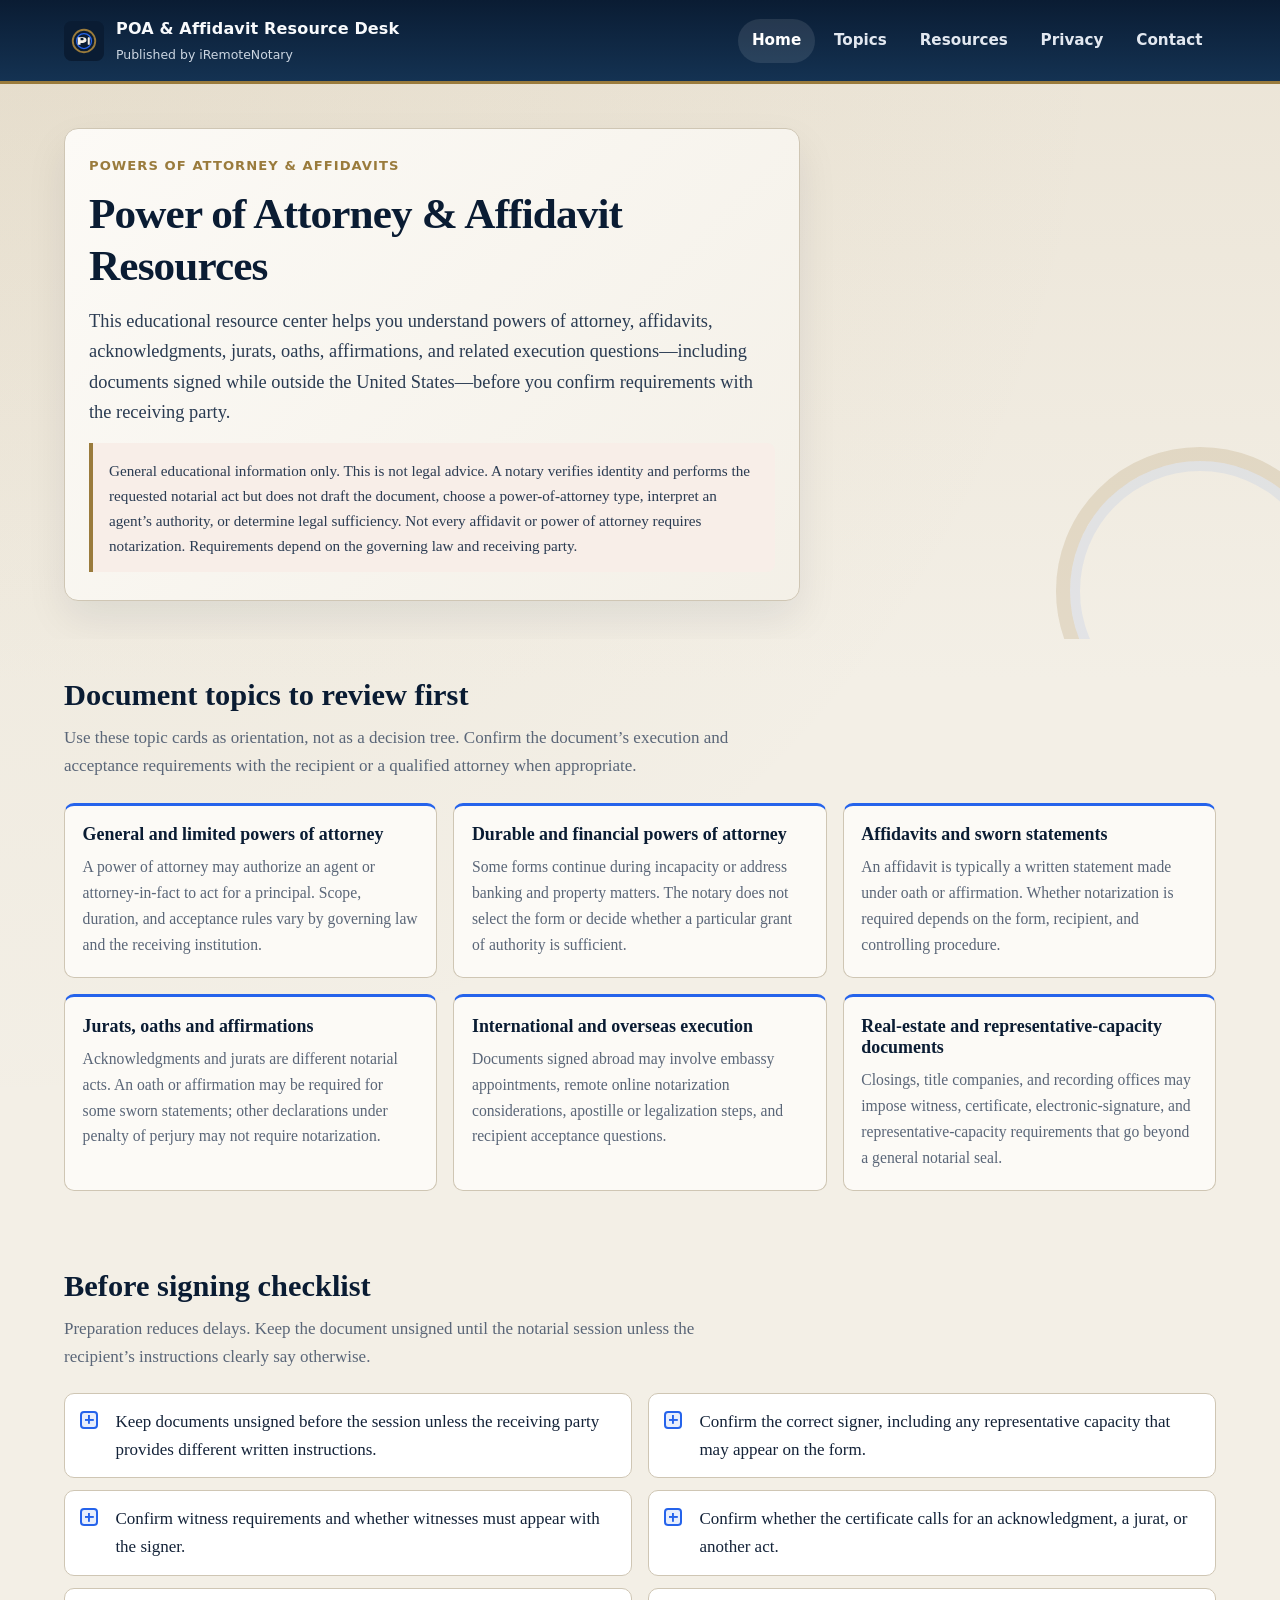
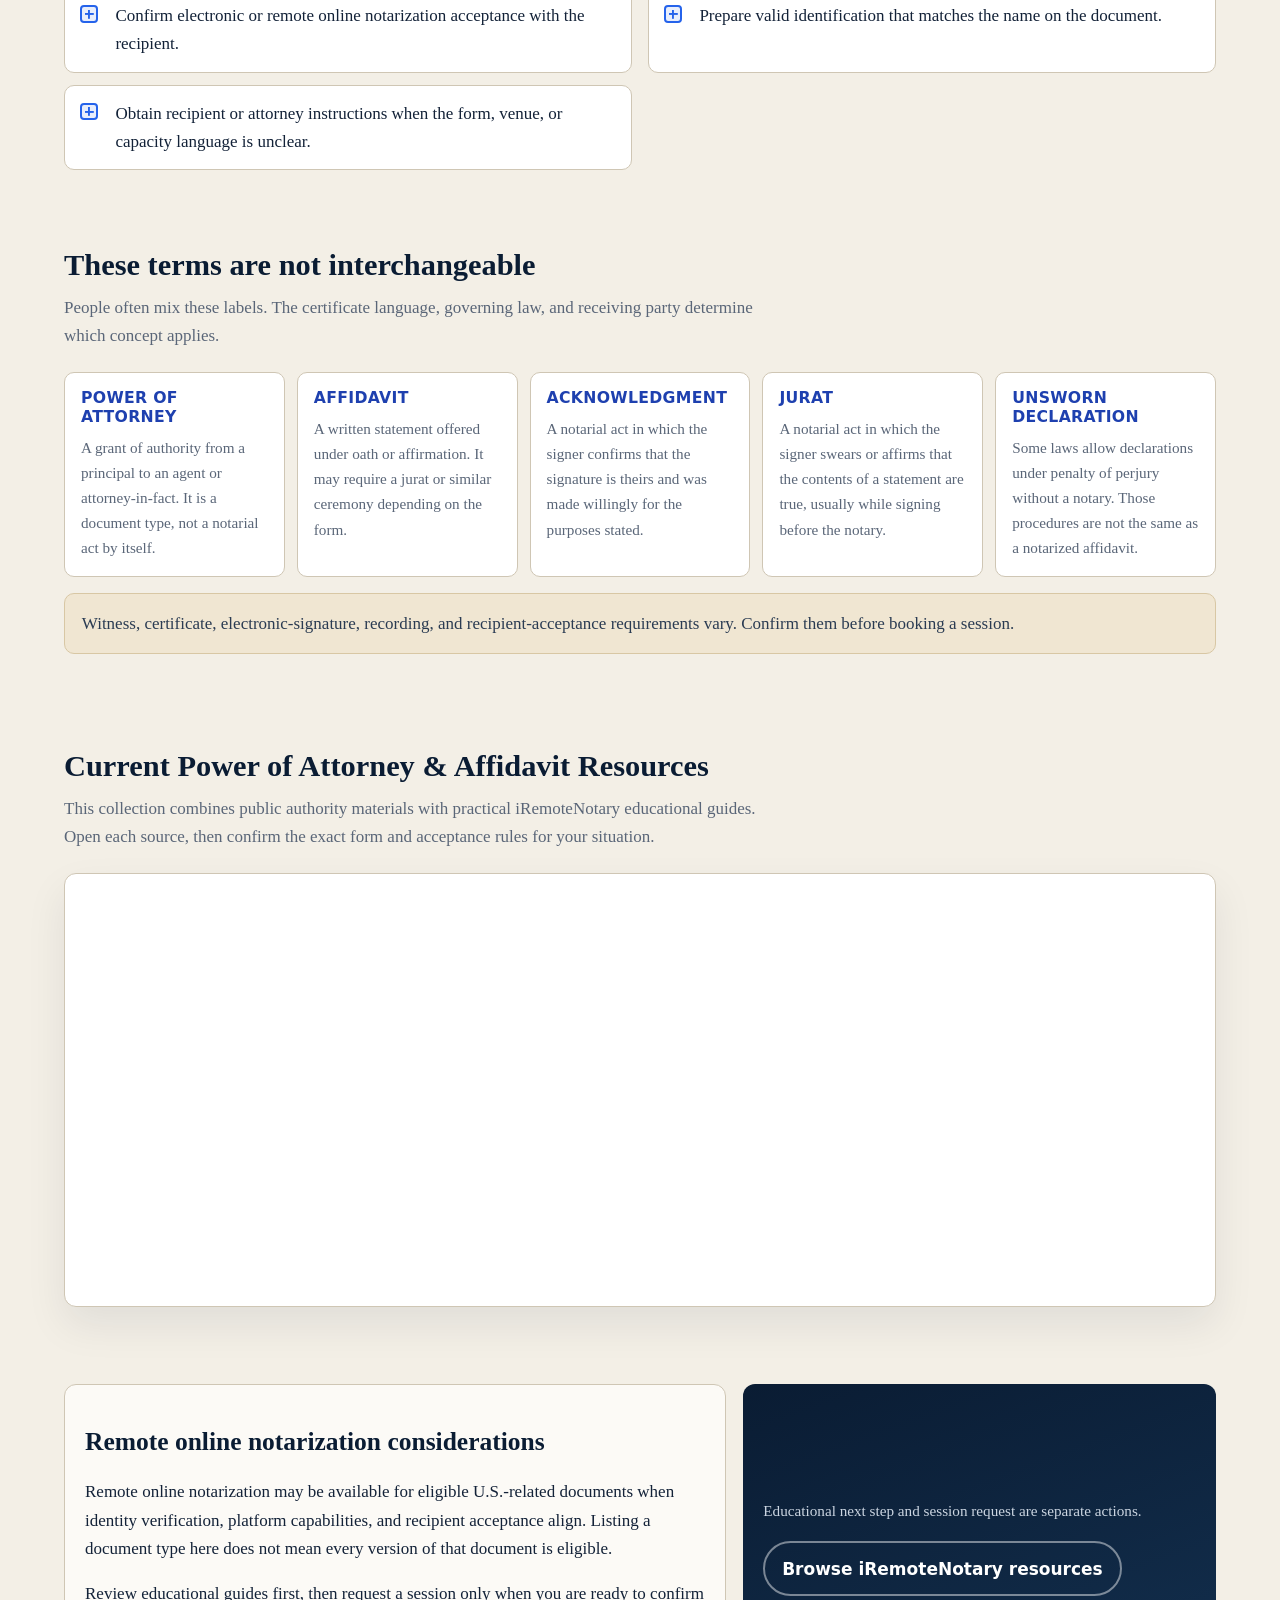
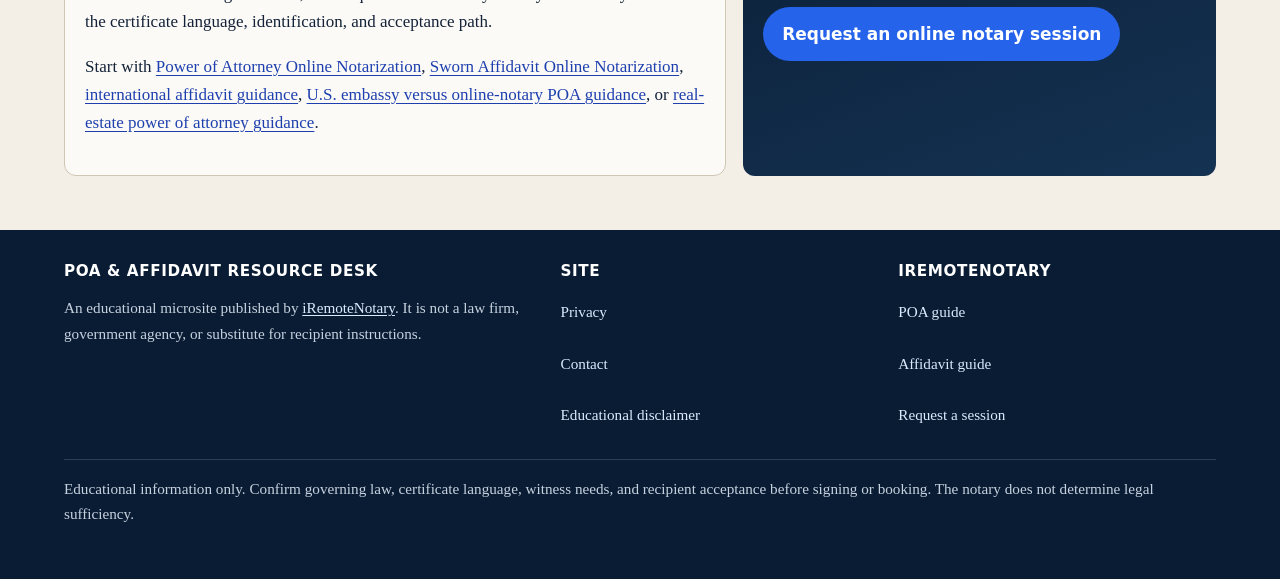
<file: index.html>
<!DOCTYPE html>
<html lang="en">
<head>
  <meta charset="utf-8">
  <meta name="viewport" content="width=device-width, initial-scale=1">
  <title>Power of Attorney &amp; Affidavit Resources | Educational Guidance</title>
  <meta name="description" content="Educational resources on powers of attorney, affidavits, jurats, oaths, affirmations, and overseas execution. Confirm governing law and recipient requirements before signing or booking an online notarization session.">
  <meta name="robots" content="index,follow,max-image-preview:large">
  <link rel="canonical" href="https://power-of-attorney-affidavit-resources.onrender.com/">
  <meta property="og:type" content="website">
  <meta property="og:site_name" content="POA &amp; Affidavit Resource Desk">
  <meta property="og:title" content="Power of Attorney &amp; Affidavit Resources | Educational Guidance">
  <meta property="og:description" content="Learn how powers of attorney, affidavits, acknowledgments, and jurats differ, and review practical preparation points before remote online notarization.">
  <meta property="og:url" content="https://power-of-attorney-affidavit-resources.onrender.com/">
  <meta property="og:image" content="https://power-of-attorney-affidavit-resources.onrender.com/og-image.png">
  <meta property="og:image:width" content="1200">
  <meta property="og:image:height" content="630">
  <meta name="twitter:card" content="summary_large_image">
  <meta name="twitter:title" content="Power of Attorney &amp; Affidavit Resources | Educational Guidance">
  <meta name="twitter:description" content="Educational guidance on POAs, affidavits, jurats, and overseas execution. Confirm acceptance requirements first.">
  <meta name="twitter:image" content="https://power-of-attorney-affidavit-resources.onrender.com/og-image.png">
  <meta name="theme-color" content="#0A1C33">
  <link rel="icon" href="favicon.svg" type="image/svg+xml">
  <link rel="stylesheet" href="styles.css">
  <script type="application/ld+json">
  {
    "@context": "https://schema.org",
    "@graph": [
      {
        "@type": "WebSite",
        "@id": "https://power-of-attorney-affidavit-resources.onrender.com/#website",
        "name": "POA & Affidavit Resource Desk",
        "url": "https://power-of-attorney-affidavit-resources.onrender.com/",
        "publisher": {
          "@id": "https://www.iremotenotary.com/#organization"
        },
        "inLanguage": "en-US"
      },
      {
        "@type": "CollectionPage",
        "@id": "https://power-of-attorney-affidavit-resources.onrender.com/#webpage",
        "url": "https://power-of-attorney-affidavit-resources.onrender.com/",
        "name": "Power of Attorney & Affidavit Resources | Educational Guidance",
        "description": "Educational resources on powers of attorney, affidavits, jurats, oaths, affirmations, and overseas execution.",
        "isPartOf": {
          "@id": "https://power-of-attorney-affidavit-resources.onrender.com/#website"
        },
        "about": [
          "power of attorney",
          "affidavit",
          "jurat",
          "acknowledgment",
          "remote online notarization"
        ]
      },
      {
        "@type": "Organization",
        "@id": "https://www.iremotenotary.com/#organization",
        "name": "iRemoteNotary",
        "url": "https://www.iremotenotary.com/"
      }
    ]
  }
  </script>
</head>
<body>
  <a class="skip" href="#main">Skip to content</a>

  <header class="site-header">
    <div class="wrap mast">
      <a class="brand" href="index.html">
        <img src="favicon.svg" width="40" height="40" alt="">
        <span>
          <b>POA &amp; Affidavit Resource Desk</b>
          <small>Published by iRemoteNotary</small>
        </span>
      </a>
      <nav class="nav" aria-label="Primary">
        <a href="index.html" aria-current="page">Home</a>
        <a href="#topics">Topics</a>
        <a href="#resources">Resources</a>
        <a href="privacy.html">Privacy</a>
        <a href="contact.html">Contact</a>
      </nav>
    </div>
  </header>

  <main id="main">
    <section class="hero">
      <div class="wrap">
        <div class="hero-panel">
          <p class="kicker">Powers of attorney &amp; affidavits</p>
          <h1>Power of Attorney &amp; Affidavit Resources</h1>
          <p class="lead">This educational resource center helps you understand powers of attorney, affidavits, acknowledgments, jurats, oaths, affirmations, and related execution questions—including documents signed while outside the United States—before you confirm requirements with the receiving party.</p>
          <p class="notice" id="disclaimer">General educational information only. This is not legal advice. A notary verifies identity and performs the requested notarial act but does not draft the document, choose a power-of-attorney type, interpret an agent’s authority, or determine legal sufficiency. Not every affidavit or power of attorney requires notarization. Requirements depend on the governing law and receiving party.</p>
        </div>
      </div>
    </section>

    <section class="section" id="topics" aria-labelledby="topics-heading">
      <div class="wrap">
        <div class="section-head">
          <h2 id="topics-heading">Document topics to review first</h2>
          <p>Use these topic cards as orientation, not as a decision tree. Confirm the document’s execution and acceptance requirements with the recipient or a qualified attorney when appropriate.</p>
        </div>
        <div class="topic-grid">
          <article class="topic">
            <h3>General and limited powers of attorney</h3>
            <p>A power of attorney may authorize an agent or attorney-in-fact to act for a principal. Scope, duration, and acceptance rules vary by governing law and the receiving institution.</p>
          </article>
          <article class="topic">
            <h3>Durable and financial powers of attorney</h3>
            <p>Some forms continue during incapacity or address banking and property matters. The notary does not select the form or decide whether a particular grant of authority is sufficient.</p>
          </article>
          <article class="topic">
            <h3>Affidavits and sworn statements</h3>
            <p>An affidavit is typically a written statement made under oath or affirmation. Whether notarization is required depends on the form, recipient, and controlling procedure.</p>
          </article>
          <article class="topic">
            <h3>Jurats, oaths and affirmations</h3>
            <p>Acknowledgments and jurats are different notarial acts. An oath or affirmation may be required for some sworn statements; other declarations under penalty of perjury may not require notarization.</p>
          </article>
          <article class="topic">
            <h3>International and overseas execution</h3>
            <p>Documents signed abroad may involve embassy appointments, remote online notarization considerations, apostille or legalization steps, and recipient acceptance questions.</p>
          </article>
          <article class="topic">
            <h3>Real-estate and representative-capacity documents</h3>
            <p>Closings, title companies, and recording offices may impose witness, certificate, electronic-signature, and representative-capacity requirements that go beyond a general notarial seal.</p>
          </article>
        </div>
      </div>
    </section>

    <section class="section" id="checklist" aria-labelledby="checklist-heading">
      <div class="wrap">
        <div class="section-head">
          <h2 id="checklist-heading">Before signing checklist</h2>
          <p>Preparation reduces delays. Keep the document unsigned until the notarial session unless the recipient’s instructions clearly say otherwise.</p>
        </div>
        <ul class="checklist">
          <li>Keep documents unsigned before the session unless the receiving party provides different written instructions.</li>
          <li>Confirm the correct signer, including any representative capacity that may appear on the form.</li>
          <li>Confirm witness requirements and whether witnesses must appear with the signer.</li>
          <li>Confirm whether the certificate calls for an acknowledgment, a jurat, or another act.</li>
          <li>Confirm electronic or remote online notarization acceptance with the recipient.</li>
          <li>Prepare valid identification that matches the name on the document.</li>
          <li>Obtain recipient or attorney instructions when the form, venue, or capacity language is unclear.</li>
        </ul>
      </div>
    </section>

    <section class="section" id="compare" aria-labelledby="compare-heading">
      <div class="wrap">
        <div class="section-head">
          <h2 id="compare-heading">These terms are not interchangeable</h2>
          <p>People often mix these labels. The certificate language, governing law, and receiving party determine which concept applies.</p>
        </div>
        <div class="compare">
          <article>
            <h3>Power of attorney</h3>
            <p>A grant of authority from a principal to an agent or attorney-in-fact. It is a document type, not a notarial act by itself.</p>
          </article>
          <article>
            <h3>Affidavit</h3>
            <p>A written statement offered under oath or affirmation. It may require a jurat or similar ceremony depending on the form.</p>
          </article>
          <article>
            <h3>Acknowledgment</h3>
            <p>A notarial act in which the signer confirms that the signature is theirs and was made willingly for the purposes stated.</p>
          </article>
          <article>
            <h3>Jurat</h3>
            <p>A notarial act in which the signer swears or affirms that the contents of a statement are true, usually while signing before the notary.</p>
          </article>
          <article>
            <h3>Unsworn declaration</h3>
            <p>Some laws allow declarations under penalty of perjury without a notary. Those procedures are not the same as a notarized affidavit.</p>
          </article>
        </div>
        <p class="note-band">Witness, certificate, electronic-signature, recording, and recipient-acceptance requirements vary. Confirm them before booking a session.</p>
      </div>
    </section>

    <section class="section" id="resources" aria-labelledby="resources-heading">
      <div class="wrap">
        <div class="section-head">
          <h2 id="resources-heading">Current Power of Attorney &amp; Affidavit Resources</h2>
          <p>This collection combines public authority materials with practical iRemoteNotary educational guides. Open each source, then confirm the exact form and acceptance rules for your situation.</p>
        </div>
        <div class="feed-shell">
          <iframe
            id="feedwalls-widget"
            title="Power of Attorney and affidavit resource feed"
            src="https://feedwalls.online/app/titles_description.php?groupID=95969468&amp;displayItems=15&amp;skin=card&amp;accent=%232563EB&amp;dark=auto&amp;radius=8&amp;compact=0"
            width="100%"
            height="400"
            loading="lazy"
            referrerpolicy="strict-origin-when-cross-origin"></iframe>
        </div>
      </div>
    </section>

    <section class="section" id="prepare" aria-labelledby="prepare-heading">
      <div class="wrap prepare">
        <div class="prepare-copy">
          <h2 id="prepare-heading">Remote online notarization considerations</h2>
          <p>Remote online notarization may be available for eligible U.S.-related documents when identity verification, platform capabilities, and recipient acceptance align. Listing a document type here does not mean every version of that document is eligible.</p>
          <p>Review educational guides first, then request a session only when you are ready to confirm the certificate language, identification, and acceptance path.</p>
          <p>
            Start with
            <a href="https://www.iremotenotary.com/resources/document-guides/power-of-attorney-online-notarization?utm_source=poa_affidavit_resources&amp;utm_medium=referral&amp;utm_campaign=feedwalls_poa_affidavit_pilot&amp;utm_content=prepare_poa_guide">Power of Attorney Online Notarization</a>,
            <a href="https://www.iremotenotary.com/resources/document-guides/sworn-affidavit-online-notarization?utm_source=poa_affidavit_resources&amp;utm_medium=referral&amp;utm_campaign=feedwalls_poa_affidavit_pilot&amp;utm_content=prepare_affidavit_guide">Sworn Affidavit Online Notarization</a>,
            <a href="https://www.iremotenotary.com/resources/international-notary-guides/us-online-notary-affidavit-overseas?utm_source=poa_affidavit_resources&amp;utm_medium=referral&amp;utm_campaign=feedwalls_poa_affidavit_pilot&amp;utm_content=prepare_overseas_affidavit">international affidavit guidance</a>,
            <a href="https://www.iremotenotary.com/resources/international-notary-guides/us-embassy-notary-appointment-power-of-attorney?utm_source=poa_affidavit_resources&amp;utm_medium=referral&amp;utm_campaign=feedwalls_poa_affidavit_pilot&amp;utm_content=prepare_embassy_poa">U.S. embassy versus online-notary POA guidance</a>,
            or
            <a href="https://www.iremotenotary.com/resources/real-estate-notary-guides/real-estate-power-of-attorney-online-notarization?utm_source=poa_affidavit_resources&amp;utm_medium=referral&amp;utm_campaign=feedwalls_poa_affidavit_pilot&amp;utm_content=prepare_real_estate_poa">real-estate power of attorney guidance</a>.
          </p>
        </div>
        <div class="prepare-actions">
          <p>Educational next step and session request are separate actions.</p>
          <div class="button-row">
            <a class="button button-secondary" href="https://www.iremotenotary.com/resources?utm_source=poa_affidavit_resources&amp;utm_medium=referral&amp;utm_campaign=feedwalls_poa_affidavit_pilot&amp;utm_content=prepare_resource_center">Browse iRemoteNotary resources</a>
            <a class="button button-primary" href="https://www.iremotenotary.com/start?utm_source=poa_affidavit_resources&amp;utm_medium=referral&amp;utm_campaign=feedwalls_poa_affidavit_pilot&amp;utm_content=prepare_request_session">Request an online notary session</a>
          </div>
        </div>
      </div>
    </section>
  </main>

  <footer class="site-footer">
    <div class="wrap">
      <div class="foot-grid">
        <div>
          <h2>POA &amp; Affidavit Resource Desk</h2>
          <p>An educational microsite published by <a href="https://www.iremotenotary.com/?utm_source=poa_affidavit_resources&amp;utm_medium=referral&amp;utm_campaign=feedwalls_poa_affidavit_pilot&amp;utm_content=footer_home">iRemoteNotary</a>. It is not a law firm, government agency, or substitute for recipient instructions.</p>
        </div>
        <div>
          <h2>Site</h2>
          <ul class="foot-links">
            <li><a href="privacy.html">Privacy</a></li>
            <li><a href="contact.html">Contact</a></li>
            <li><a href="#disclaimer">Educational disclaimer</a></li>
          </ul>
        </div>
        <div>
          <h2>iRemoteNotary</h2>
          <ul class="foot-links">
            <li><a href="https://www.iremotenotary.com/resources/document-guides/power-of-attorney-online-notarization?utm_source=poa_affidavit_resources&amp;utm_medium=referral&amp;utm_campaign=feedwalls_poa_affidavit_pilot&amp;utm_content=footer_poa_guide">POA guide</a></li>
            <li><a href="https://www.iremotenotary.com/resources/document-guides/sworn-affidavit-online-notarization?utm_source=poa_affidavit_resources&amp;utm_medium=referral&amp;utm_campaign=feedwalls_poa_affidavit_pilot&amp;utm_content=footer_affidavit_guide">Affidavit guide</a></li>
            <li><a href="https://www.iremotenotary.com/start?utm_source=poa_affidavit_resources&amp;utm_medium=referral&amp;utm_campaign=feedwalls_poa_affidavit_pilot&amp;utm_content=footer_request_session">Request a session</a></li>
          </ul>
        </div>
      </div>
      <p class="foot-note">Educational information only. Confirm governing law, certificate language, witness needs, and recipient acceptance before signing or booking. The notary does not determine legal sufficiency.</p>
    </div>
  </footer>

  <script src="site.js" defer></script>
</body>
</html>
</file>
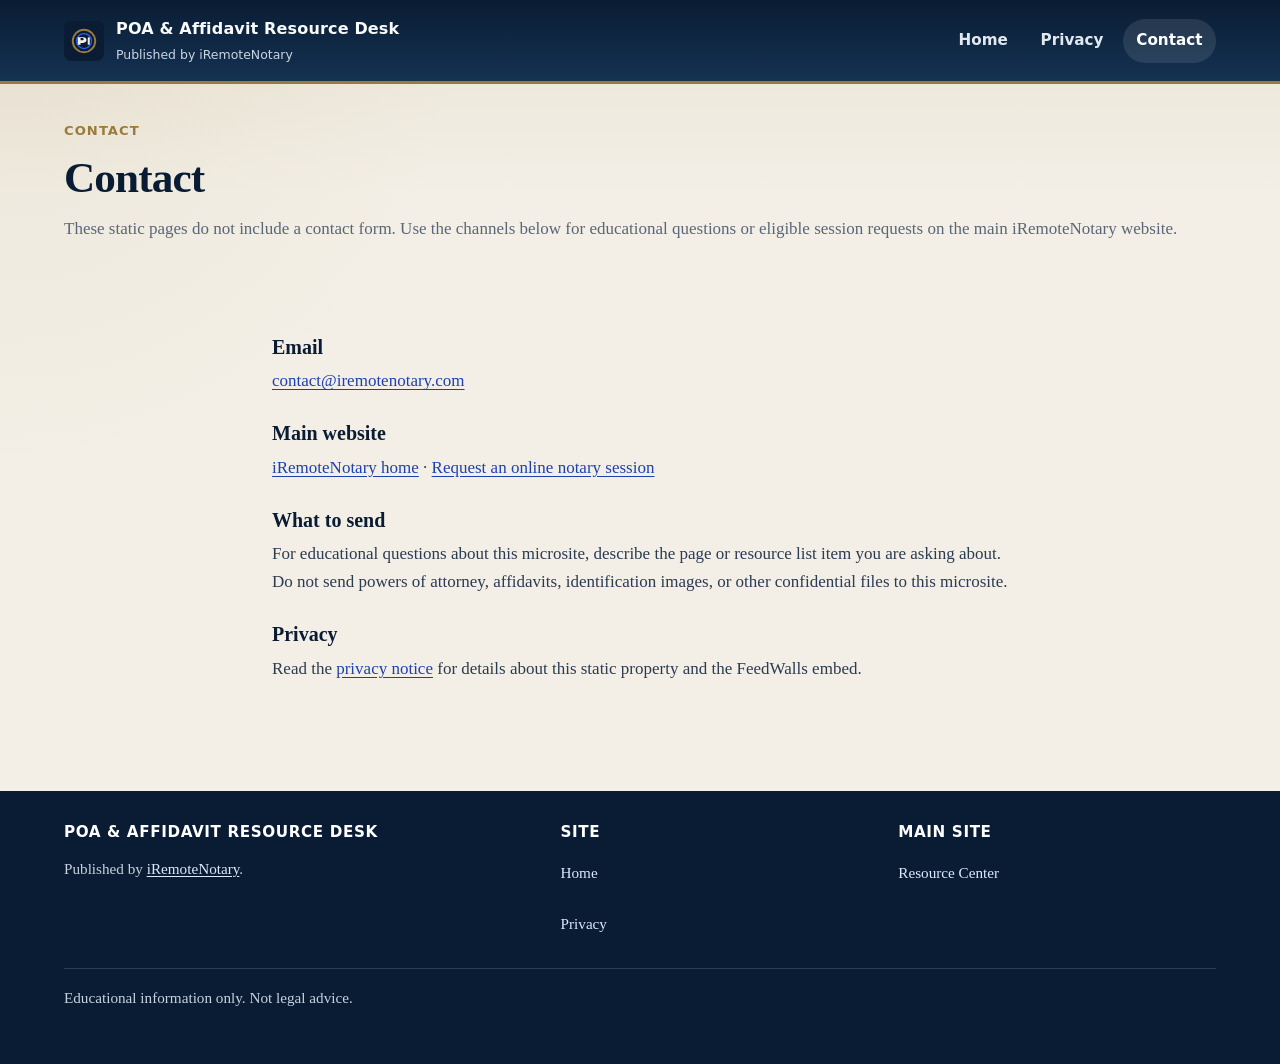
<file: contact.html>
<!DOCTYPE html>
<html lang="en">
<head>
  <meta charset="utf-8">
  <meta name="viewport" content="width=device-width, initial-scale=1">
  <title>Contact | POA &amp; Affidavit Resource Desk</title>
  <meta name="description" content="Contact iRemoteNotary about this educational power of attorney and affidavit resource microsite. There is no contact form on these static pages.">
  <meta name="robots" content="noindex,follow">
  <link rel="canonical" href="https://power-of-attorney-affidavit-resources.onrender.com/contact.html">
  <meta property="og:type" content="website">
  <meta property="og:site_name" content="POA &amp; Affidavit Resource Desk">
  <meta property="og:title" content="Contact | POA &amp; Affidavit Resource Desk">
  <meta property="og:description" content="How to reach iRemoteNotary about this educational POA and affidavit resource microsite.">
  <meta property="og:url" content="https://power-of-attorney-affidavit-resources.onrender.com/contact.html">
  <meta property="og:image" content="https://power-of-attorney-affidavit-resources.onrender.com/og-image.png">
  <meta name="twitter:card" content="summary_large_image">
  <meta name="twitter:title" content="Contact | POA &amp; Affidavit Resource Desk">
  <meta name="twitter:description" content="Contact details for this static iRemoteNotary educational microsite.">
  <meta name="twitter:image" content="https://power-of-attorney-affidavit-resources.onrender.com/og-image.png">
  <meta name="theme-color" content="#0A1C33">
  <link rel="icon" href="favicon.svg" type="image/svg+xml">
  <link rel="stylesheet" href="styles.css">
</head>
<body>
  <a class="skip" href="#main">Skip to content</a>

  <header class="site-header">
    <div class="wrap mast">
      <a class="brand" href="index.html">
        <img src="favicon.svg" width="40" height="40" alt="">
        <span>
          <b>POA &amp; Affidavit Resource Desk</b>
          <small>Published by iRemoteNotary</small>
        </span>
      </a>
      <nav class="nav" aria-label="Primary">
        <a href="index.html">Home</a>
        <a href="privacy.html">Privacy</a>
        <a href="contact.html" aria-current="page">Contact</a>
      </nav>
    </div>
  </header>

  <main id="main">
    <section class="page-hero">
      <div class="wrap">
        <p class="kicker">Contact</p>
        <h1>Contact</h1>
        <p class="intro">These static pages do not include a contact form. Use the channels below for educational questions or eligible session requests on the main iRemoteNotary website.</p>
      </div>
    </section>

    <section class="section">
      <div class="wrap prose">
        <h2>Email</h2>
        <p><a href="mailto:contact@iremotenotary.com">contact@iremotenotary.com</a></p>

        <h2>Main website</h2>
        <p>
          <a href="https://www.iremotenotary.com/?utm_source=poa_affidavit_resources&amp;utm_medium=referral&amp;utm_campaign=feedwalls_poa_affidavit_pilot&amp;utm_content=contact_main_site">iRemoteNotary home</a>
          ·
          <a href="https://www.iremotenotary.com/start?utm_source=poa_affidavit_resources&amp;utm_medium=referral&amp;utm_campaign=feedwalls_poa_affidavit_pilot&amp;utm_content=contact_request_session">Request an online notary session</a>
        </p>

        <h2>What to send</h2>
        <p>For educational questions about this microsite, describe the page or resource list item you are asking about. Do not send powers of attorney, affidavits, identification images, or other confidential files to this microsite.</p>

        <h2>Privacy</h2>
        <p>Read the <a href="privacy.html">privacy notice</a> for details about this static property and the FeedWalls embed.</p>
      </div>
    </section>
  </main>

  <footer class="site-footer">
    <div class="wrap">
      <div class="foot-grid">
        <div>
          <h2>POA &amp; Affidavit Resource Desk</h2>
          <p>Published by <a href="https://www.iremotenotary.com/?utm_source=poa_affidavit_resources&amp;utm_medium=referral&amp;utm_campaign=feedwalls_poa_affidavit_pilot&amp;utm_content=contact_footer_home">iRemoteNotary</a>.</p>
        </div>
        <div>
          <h2>Site</h2>
          <ul class="foot-links">
            <li><a href="index.html">Home</a></li>
            <li><a href="privacy.html">Privacy</a></li>
          </ul>
        </div>
        <div>
          <h2>Main site</h2>
          <ul class="foot-links">
            <li><a href="https://www.iremotenotary.com/resources?utm_source=poa_affidavit_resources&amp;utm_medium=referral&amp;utm_campaign=feedwalls_poa_affidavit_pilot&amp;utm_content=contact_footer_resources">Resource Center</a></li>
          </ul>
        </div>
      </div>
      <p class="foot-note">Educational information only. Not legal advice.</p>
    </div>
  </footer>
</body>
</html>
</file>
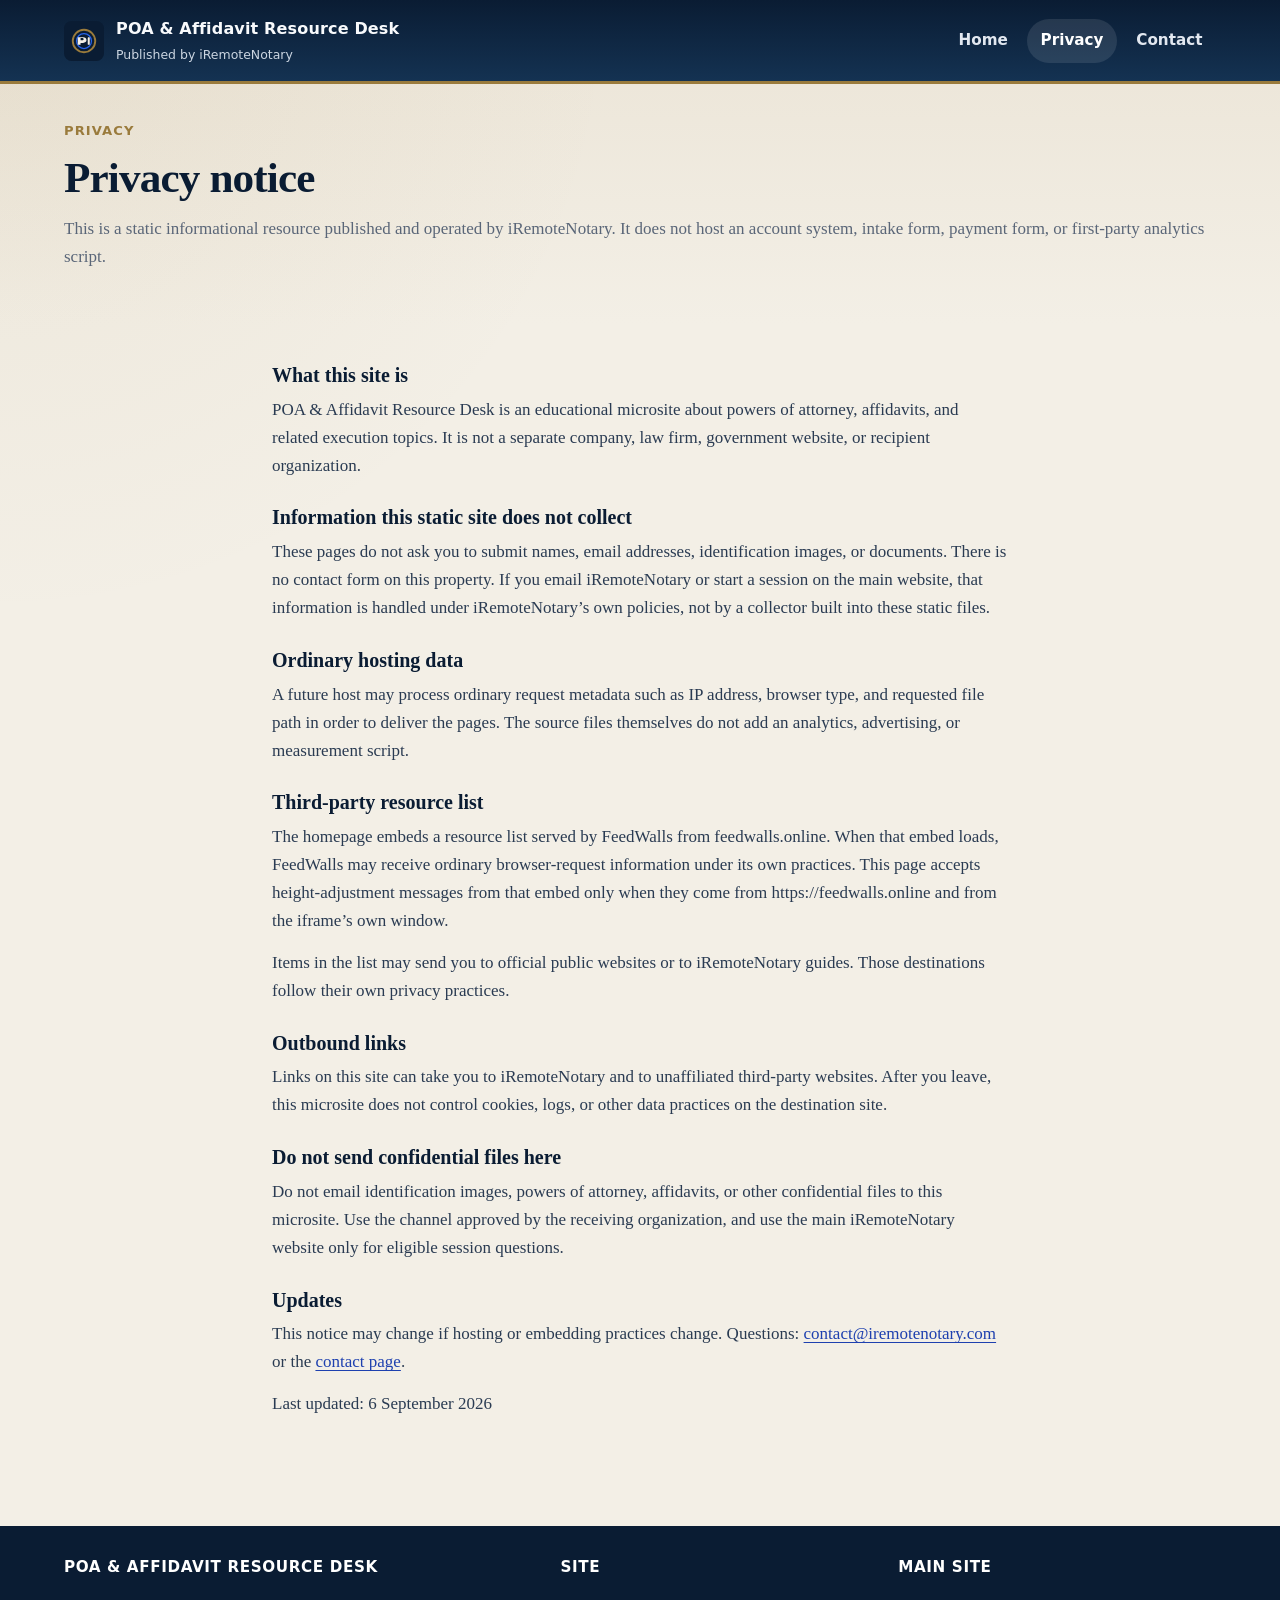
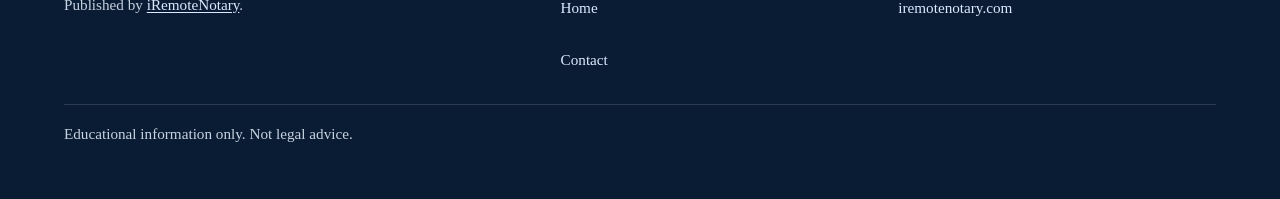
<file: privacy.html>
<!DOCTYPE html>
<html lang="en">
<head>
  <meta charset="utf-8">
  <meta name="viewport" content="width=device-width, initial-scale=1">
  <title>Privacy | POA &amp; Affidavit Resource Desk</title>
  <meta name="description" content="Privacy notice for this static iRemoteNotary educational microsite on powers of attorney and affidavits, including the third-party resource list and outbound links.">
  <meta name="robots" content="noindex,follow">
  <link rel="canonical" href="https://power-of-attorney-affidavit-resources.onrender.com/privacy.html">
  <meta property="og:type" content="website">
  <meta property="og:site_name" content="POA &amp; Affidavit Resource Desk">
  <meta property="og:title" content="Privacy | POA &amp; Affidavit Resource Desk">
  <meta property="og:description" content="How this static educational microsite handles information, third-party embeds, and outbound links.">
  <meta property="og:url" content="https://power-of-attorney-affidavit-resources.onrender.com/privacy.html">
  <meta property="og:image" content="https://power-of-attorney-affidavit-resources.onrender.com/og-image.png">
  <meta name="twitter:card" content="summary_large_image">
  <meta name="twitter:title" content="Privacy | POA &amp; Affidavit Resource Desk">
  <meta name="twitter:description" content="Privacy notice for this static iRemoteNotary educational microsite.">
  <meta name="twitter:image" content="https://power-of-attorney-affidavit-resources.onrender.com/og-image.png">
  <meta name="theme-color" content="#0A1C33">
  <link rel="icon" href="favicon.svg" type="image/svg+xml">
  <link rel="stylesheet" href="styles.css">
</head>
<body>
  <a class="skip" href="#main">Skip to content</a>

  <header class="site-header">
    <div class="wrap mast">
      <a class="brand" href="index.html">
        <img src="favicon.svg" width="40" height="40" alt="">
        <span>
          <b>POA &amp; Affidavit Resource Desk</b>
          <small>Published by iRemoteNotary</small>
        </span>
      </a>
      <nav class="nav" aria-label="Primary">
        <a href="index.html">Home</a>
        <a href="privacy.html" aria-current="page">Privacy</a>
        <a href="contact.html">Contact</a>
      </nav>
    </div>
  </header>

  <main id="main">
    <section class="page-hero">
      <div class="wrap">
        <p class="kicker">Privacy</p>
        <h1>Privacy notice</h1>
        <p class="intro">This is a static informational resource published and operated by iRemoteNotary. It does not host an account system, intake form, payment form, or first-party analytics script.</p>
      </div>
    </section>

    <section class="section">
      <div class="wrap prose">
        <h2>What this site is</h2>
        <p>POA &amp; Affidavit Resource Desk is an educational microsite about powers of attorney, affidavits, and related execution topics. It is not a separate company, law firm, government website, or recipient organization.</p>

        <h2>Information this static site does not collect</h2>
        <p>These pages do not ask you to submit names, email addresses, identification images, or documents. There is no contact form on this property. If you email iRemoteNotary or start a session on the main website, that information is handled under iRemoteNotary’s own policies, not by a collector built into these static files.</p>

        <h2>Ordinary hosting data</h2>
        <p>A future host may process ordinary request metadata such as IP address, browser type, and requested file path in order to deliver the pages. The source files themselves do not add an analytics, advertising, or measurement script.</p>

        <h2>Third-party resource list</h2>
        <p>The homepage embeds a resource list served by FeedWalls from feedwalls.online. When that embed loads, FeedWalls may receive ordinary browser-request information under its own practices. This page accepts height-adjustment messages from that embed only when they come from https://feedwalls.online and from the iframe’s own window.</p>
        <p>Items in the list may send you to official public websites or to iRemoteNotary guides. Those destinations follow their own privacy practices.</p>

        <h2>Outbound links</h2>
        <p>Links on this site can take you to iRemoteNotary and to unaffiliated third-party websites. After you leave, this microsite does not control cookies, logs, or other data practices on the destination site.</p>

        <h2>Do not send confidential files here</h2>
        <p>Do not email identification images, powers of attorney, affidavits, or other confidential files to this microsite. Use the channel approved by the receiving organization, and use the main iRemoteNotary website only for eligible session questions.</p>

        <h2>Updates</h2>
        <p>This notice may change if hosting or embedding practices change. Questions: <a href="mailto:contact@iremotenotary.com">contact@iremotenotary.com</a> or the <a href="contact.html">contact page</a>.</p>
        <p>Last updated: 6 September 2026</p>
      </div>
    </section>
  </main>

  <footer class="site-footer">
    <div class="wrap">
      <div class="foot-grid">
        <div>
          <h2>POA &amp; Affidavit Resource Desk</h2>
          <p>Published by <a href="https://www.iremotenotary.com/?utm_source=poa_affidavit_resources&amp;utm_medium=referral&amp;utm_campaign=feedwalls_poa_affidavit_pilot&amp;utm_content=privacy_footer_home">iRemoteNotary</a>.</p>
        </div>
        <div>
          <h2>Site</h2>
          <ul class="foot-links">
            <li><a href="index.html">Home</a></li>
            <li><a href="contact.html">Contact</a></li>
          </ul>
        </div>
        <div>
          <h2>Main site</h2>
          <ul class="foot-links">
            <li><a href="https://www.iremotenotary.com/?utm_source=poa_affidavit_resources&amp;utm_medium=referral&amp;utm_campaign=feedwalls_poa_affidavit_pilot&amp;utm_content=privacy_footer_main">iremotenotary.com</a></li>
          </ul>
        </div>
      </div>
      <p class="foot-note">Educational information only. Not legal advice.</p>
    </div>
  </footer>
</body>
</html>
</file>
<file: styles.css>
:root {
  --ink: #132238;
  --ink-soft: #2a3b52;
  --muted: #5a6678;
  --navy: #0a1c33;
  --navy-mid: #143252;
  --parchment: #f3efe6;
  --parchment-deep: #e7e0d1;
  --panel: #fcfaf6;
  --line: #cfc6b4;
  --royal: #2563eb;
  --royal-deep: #1e40af;
  --royal-soft: #e8eefc;
  --seal: #9a7b3c;
  --seal-soft: #f0e6d2;
  --focus: #1d4ed8;
  --danger-soft: #f8eee8;
  --max: 72rem;
  --radius: 10px;
  --shadow: 0 18px 40px rgba(10, 28, 51, 0.08);
}

*,
*::before,
*::after {
  box-sizing: border-box;
}

html {
  scroll-behavior: smooth;
}

@media (prefers-reduced-motion: reduce) {
  html {
    scroll-behavior: auto;
  }

  *,
  *::before,
  *::after {
    animation: none !important;
    transition: none !important;
  }
}

body {
  margin: 0;
  color: var(--ink);
  background:
    radial-gradient(circle at top left, rgba(154, 123, 60, 0.08), transparent 28%),
    linear-gradient(180deg, #ebe4d6 0%, var(--parchment) 18%, var(--parchment) 100%);
  font-family: Cambria, "Hoefler Text", "Times New Roman", Times, serif;
  font-size: 1.0625rem;
  line-height: 1.65;
  overflow-x: hidden;
}

img,
svg,
iframe,
video {
  max-width: 100%;
}

iframe {
  display: block;
  border: 0;
  width: 100%;
  background: #fff;
}

a {
  color: var(--royal-deep);
  text-underline-offset: 0.15em;
}

a:focus-visible,
.button:focus-visible,
.nav a:focus-visible,
.skip:focus-visible,
.foot a:focus-visible {
  outline: 3px solid var(--focus);
  outline-offset: 3px;
}

.skip {
  position: absolute;
  left: 0.75rem;
  top: 0.75rem;
  z-index: 40;
  transform: translateY(-180%);
  background: #fff;
  color: var(--ink);
  font-family: "Segoe UI", system-ui, sans-serif;
  font-weight: 700;
  padding: 0.7rem 0.95rem;
  border-radius: 0.45rem;
  border: 2px solid var(--royal);
  text-decoration: none;
}

.skip:focus,
.skip:focus-visible {
  transform: none;
}

.wrap {
  width: min(var(--max), calc(100% - 2rem));
  margin-inline: auto;
}

.site-header {
  background: linear-gradient(180deg, var(--navy) 0%, var(--navy-mid) 100%);
  color: #f8fafc;
  border-bottom: 3px solid var(--seal);
}

.mast {
  display: flex;
  flex-wrap: wrap;
  align-items: center;
  justify-content: space-between;
  gap: 0.9rem 1.25rem;
  padding: 1rem 0;
}

.brand {
  display: inline-flex;
  align-items: center;
  gap: 0.75rem;
  color: inherit;
  text-decoration: none;
  min-height: 44px;
}

.brand b,
.brand small {
  display: block;
  font-family: "Segoe UI", system-ui, sans-serif;
}

.brand b {
  font-size: 1rem;
  letter-spacing: 0.01em;
}

.brand small {
  margin-top: 0.15rem;
  color: #cbd5e1;
  font-size: 0.78rem;
  font-weight: 500;
}

.nav {
  display: flex;
  flex-wrap: wrap;
  gap: 0.35rem;
}

.nav a {
  display: inline-flex;
  align-items: center;
  justify-content: center;
  min-height: 44px;
  padding: 0.55rem 0.85rem;
  color: #e2e8f0;
  text-decoration: none;
  font-family: "Segoe UI", system-ui, sans-serif;
  font-size: 0.95rem;
  font-weight: 600;
  border-radius: 999px;
}

.nav a:hover,
.nav a[aria-current="page"] {
  background: rgba(255, 255, 255, 0.1);
  color: #fff;
}

.hero {
  position: relative;
  padding: 2.75rem 0 2.4rem;
  overflow: hidden;
}

.hero::before {
  content: "";
  position: absolute;
  inset: auto -4rem -6rem auto;
  width: 18rem;
  height: 18rem;
  border-radius: 50%;
  border: 14px solid rgba(154, 123, 60, 0.18);
  box-shadow: inset 0 0 0 10px rgba(37, 99, 235, 0.08);
  pointer-events: none;
}

.hero-panel {
  position: relative;
  max-width: 46rem;
  padding: 1.6rem 1.5rem 1.7rem;
  background:
    linear-gradient(135deg, rgba(252, 250, 246, 0.96), rgba(243, 239, 230, 0.92)),
    var(--panel);
  border: 1px solid var(--line);
  border-radius: calc(var(--radius) + 4px);
  box-shadow: var(--shadow);
}

.kicker {
  margin: 0 0 0.7rem;
  color: var(--seal);
  font-family: "Segoe UI", system-ui, sans-serif;
  font-size: 0.82rem;
  font-weight: 700;
  letter-spacing: 0.08em;
  text-transform: uppercase;
}

h1,
h2,
h3 {
  color: var(--navy);
  line-height: 1.2;
}

h1 {
  margin: 0 0 0.9rem;
  font-size: clamp(1.85rem, 4vw, 2.7rem);
  letter-spacing: -0.02em;
}

.lead {
  margin: 0 0 1rem;
  font-size: 1.15rem;
  color: var(--ink-soft);
}

.notice {
  margin: 0;
  padding: 0.9rem 1rem;
  background: var(--danger-soft);
  border-left: 4px solid var(--seal);
  border-radius: 0 0.5rem 0.5rem 0;
  color: var(--ink-soft);
  font-size: 0.95rem;
}

.section {
  padding: 2.4rem 0;
}

.section-head {
  max-width: 44rem;
  margin-bottom: 1.4rem;
}

.section-head h2 {
  margin: 0 0 0.65rem;
  font-size: clamp(1.45rem, 2.6vw, 1.9rem);
}

.section-head p,
.intro {
  margin: 0;
  color: var(--muted);
}

.topic-grid {
  display: grid;
  grid-template-columns: repeat(3, minmax(0, 1fr));
  gap: 1rem;
}

.topic {
  padding: 1.15rem 1.1rem 1.2rem;
  background: var(--panel);
  border: 1px solid var(--line);
  border-radius: var(--radius);
  border-top: 3px solid var(--royal);
}

.topic h3 {
  margin: 0 0 0.55rem;
  font-size: 1.12rem;
}

.topic p {
  margin: 0;
  color: var(--muted);
  font-size: 0.98rem;
}

.checklist {
  display: grid;
  grid-template-columns: repeat(2, minmax(0, 1fr));
  gap: 0.75rem 1rem;
  margin: 0;
  padding: 0;
  list-style: none;
}

.checklist li {
  display: grid;
  grid-template-columns: 1.5rem 1fr;
  gap: 0.7rem;
  align-items: start;
  min-height: 44px;
  padding: 0.85rem 0.95rem;
  background: #fff;
  border: 1px solid var(--line);
  border-radius: var(--radius);
}

.checklist li::before {
  content: "";
  width: 1.1rem;
  height: 1.1rem;
  margin-top: 0.2rem;
  border: 2px solid var(--royal);
  border-radius: 0.25rem;
  background:
    linear-gradient(var(--royal), var(--royal)) center / 0.55rem 0.12rem no-repeat,
    linear-gradient(var(--royal), var(--royal)) center / 0.12rem 0.55rem no-repeat;
  background-color: var(--royal-soft);
}

.compare {
  display: grid;
  grid-template-columns: repeat(5, minmax(0, 1fr));
  gap: 0.75rem;
}

.compare article {
  padding: 1rem;
  background: #fff;
  border: 1px solid var(--line);
  border-radius: var(--radius);
}

.compare h3 {
  margin: 0 0 0.5rem;
  font-family: "Segoe UI", system-ui, sans-serif;
  font-size: 0.98rem;
  letter-spacing: 0.02em;
  text-transform: uppercase;
  color: var(--royal-deep);
}

.compare p {
  margin: 0;
  color: var(--muted);
  font-size: 0.95rem;
}

.note-band {
  margin-top: 1rem;
  padding: 0.95rem 1.05rem;
  background: var(--seal-soft);
  border: 1px solid #d8c7a4;
  border-radius: var(--radius);
  color: var(--ink-soft);
}

.feed-shell {
  padding: 1rem;
  background: #fff;
  border: 1px solid var(--line);
  border-radius: calc(var(--radius) + 2px);
  box-shadow: var(--shadow);
}

.prepare {
  display: grid;
  grid-template-columns: 1.4fr 1fr;
  gap: 1.1rem;
  align-items: stretch;
}

.prepare-copy,
.prepare-actions {
  padding: 1.3rem 1.25rem;
  border-radius: calc(var(--radius) + 2px);
}

.prepare-copy {
  background: var(--panel);
  border: 1px solid var(--line);
}

.prepare-actions {
  display: flex;
  flex-direction: column;
  justify-content: center;
  gap: 0.8rem;
  background: linear-gradient(160deg, var(--navy) 0%, var(--navy-mid) 100%);
  color: #eef2ff;
}

.prepare-actions p {
  margin: 0 0 0.35rem;
  color: #cbd5e1;
  font-size: 0.95rem;
}

.button-row {
  display: flex;
  flex-wrap: wrap;
  gap: 0.7rem;
}

.button {
  display: inline-flex;
  align-items: center;
  justify-content: center;
  min-height: 44px;
  padding: 0.7rem 1.05rem;
  border-radius: 999px;
  font-family: "Segoe UI", system-ui, sans-serif;
  font-weight: 700;
  text-decoration: none;
  border: 2px solid transparent;
}

.button-primary {
  background: var(--royal);
  color: #fff;
}

.button-primary:hover {
  background: var(--royal-deep);
}

.button-secondary {
  background: transparent;
  color: #fff;
  border-color: rgba(255, 255, 255, 0.45);
}

.button-secondary:hover {
  background: rgba(255, 255, 255, 0.08);
}

.page-hero {
  padding: 2.2rem 0 0.4rem;
}

.page-hero h1 {
  margin-bottom: 0.7rem;
}

.prose {
  max-width: 46rem;
  padding: 1.3rem 0 2.5rem;
}

.prose h2 {
  margin: 1.6rem 0 0.55rem;
  font-size: 1.25rem;
}

.prose p {
  margin: 0 0 0.85rem;
  color: var(--ink-soft);
}

.site-footer {
  margin-top: 1rem;
  padding: 2rem 0 2.4rem;
  background: var(--navy);
  color: #dbe3f0;
}

.foot-grid {
  display: grid;
  grid-template-columns: 1.5fr 1fr 1fr;
  gap: 1.25rem;
}

.site-footer h2 {
  margin: 0 0 0.6rem;
  color: #fff;
  font-family: "Segoe UI", system-ui, sans-serif;
  font-size: 0.95rem;
  letter-spacing: 0.04em;
  text-transform: uppercase;
}

.site-footer p,
.site-footer li {
  color: #c7d2e0;
  font-size: 0.95rem;
}

.site-footer a {
  color: #dbeafe;
}

.foot-links {
  margin: 0;
  padding: 0;
  list-style: none;
}

.foot-links li + li {
  margin-top: 0.45rem;
}

.foot-links a {
  display: inline-flex;
  align-items: center;
  min-height: 44px;
  text-decoration: none;
}

.foot-note {
  margin-top: 1.4rem;
  padding-top: 1rem;
  border-top: 1px solid rgba(255, 255, 255, 0.14);
  color: #a8b6c9;
  font-size: 0.9rem;
}

@media (max-width: 980px) {
  .topic-grid,
  .compare,
  .prepare,
  .foot-grid {
    grid-template-columns: 1fr 1fr;
  }

  .compare {
    grid-template-columns: 1fr 1fr;
  }
}

@media (max-width: 700px) {
  .topic-grid,
  .checklist,
  .compare,
  .prepare,
  .foot-grid {
    grid-template-columns: 1fr;
  }

  .hero-panel,
  .prepare-copy,
  .prepare-actions,
  .feed-shell {
    padding-left: 1rem;
    padding-right: 1rem;
  }

  .nav {
    width: 100%;
  }
}
</file>
